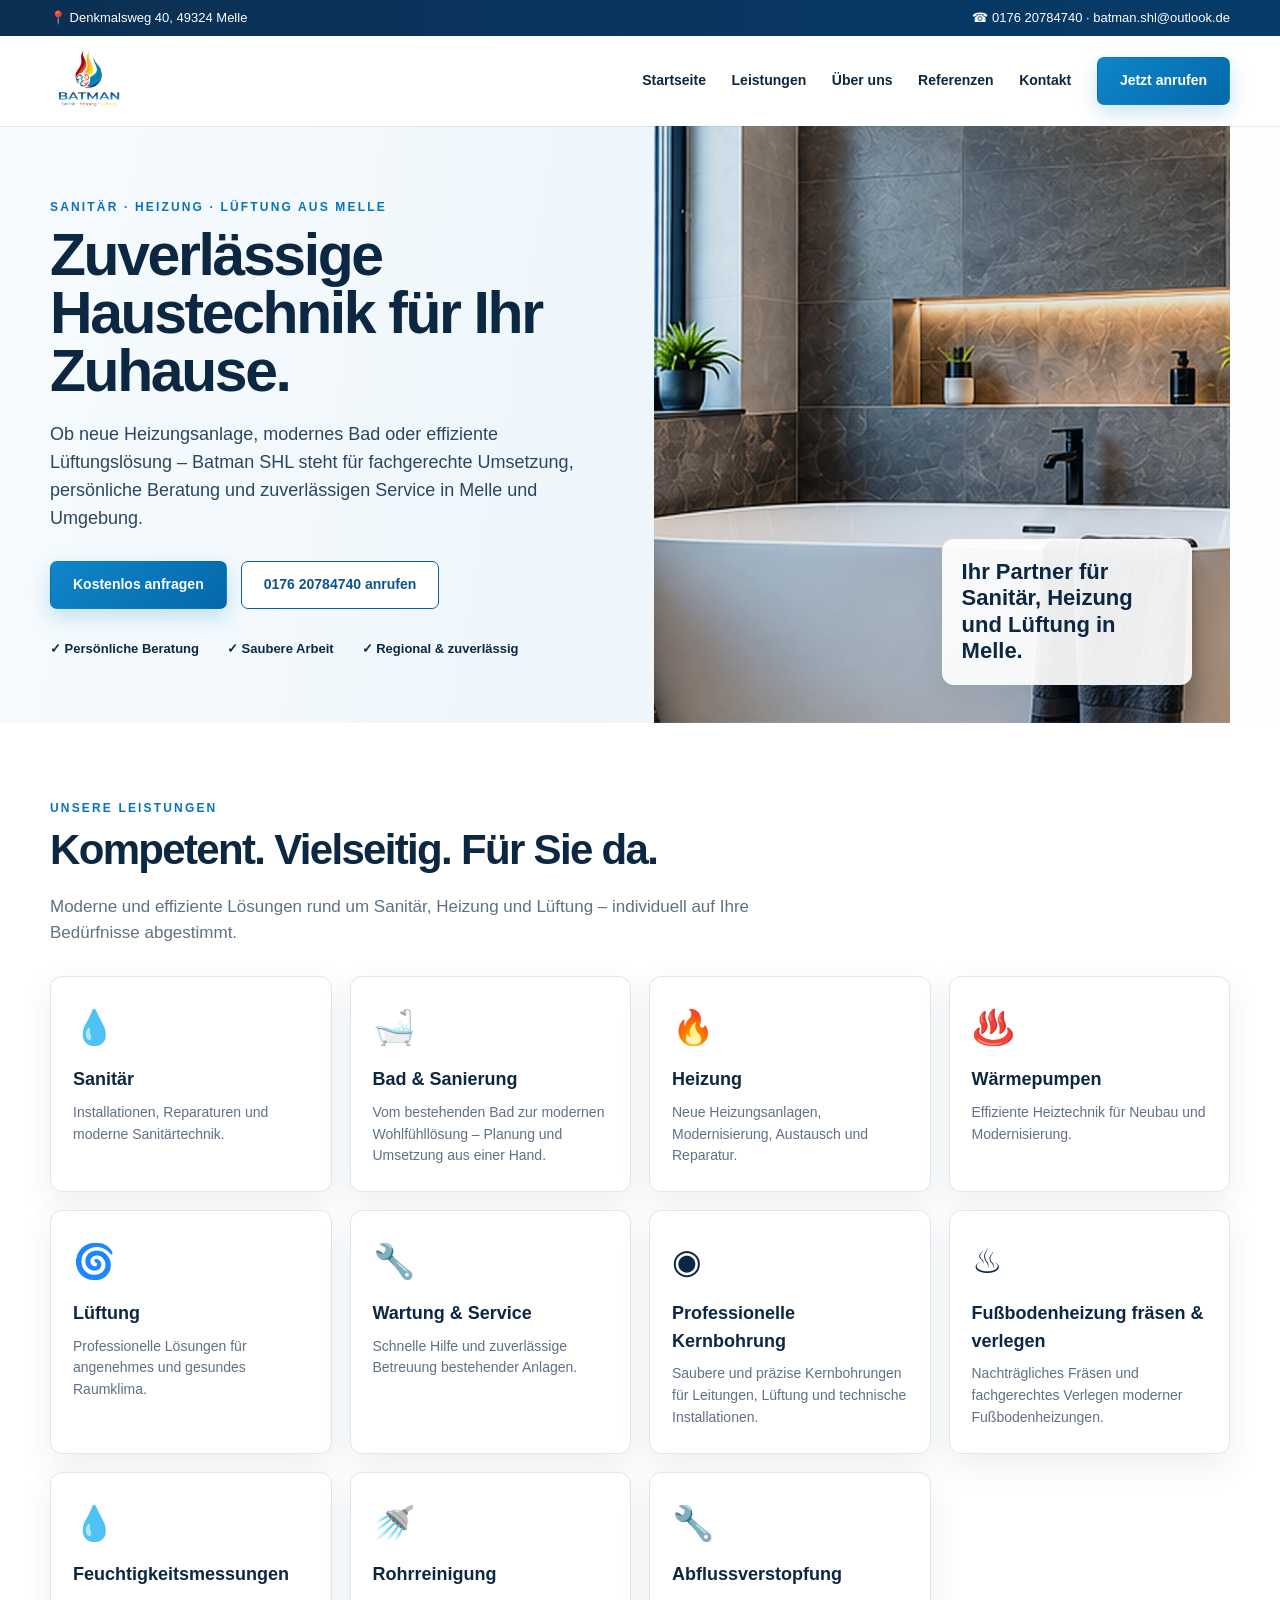
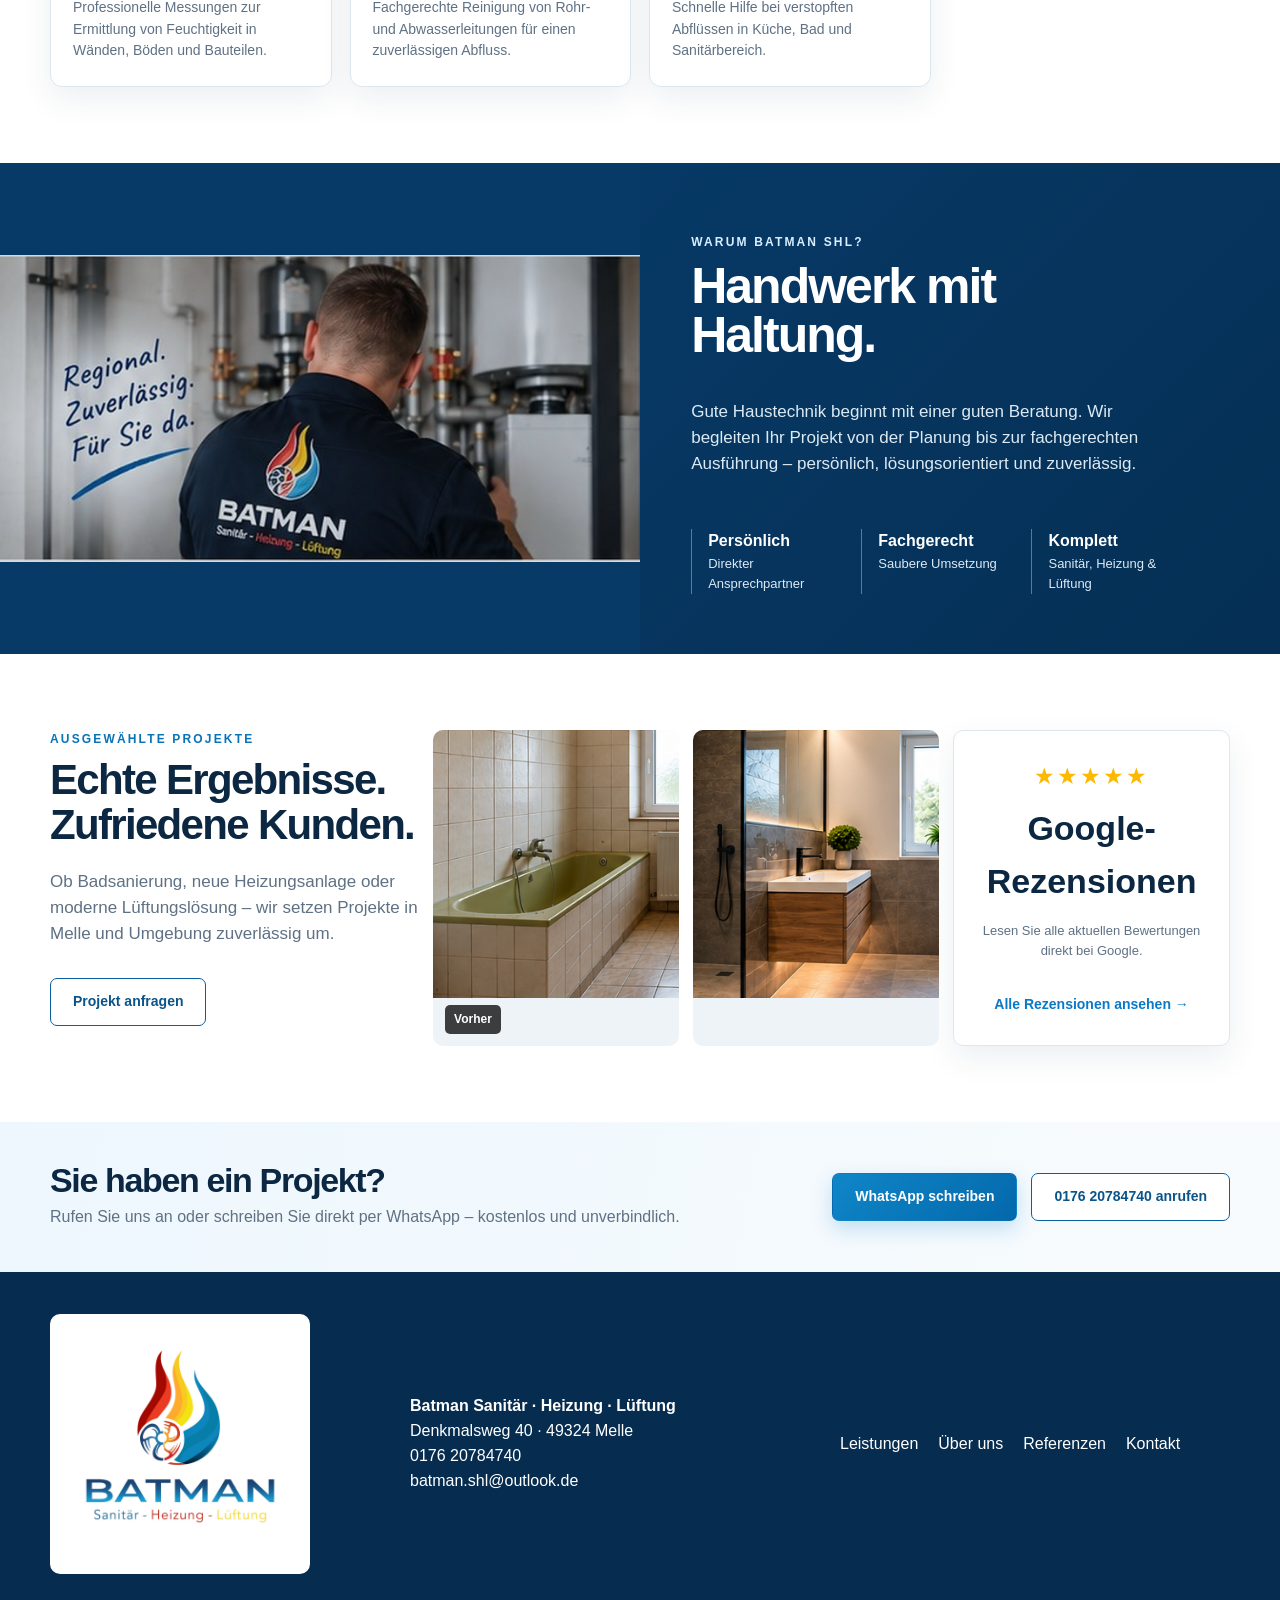
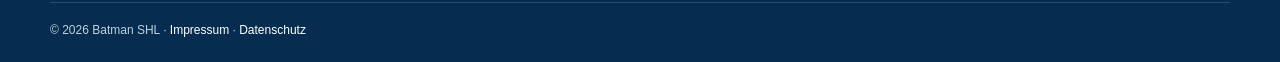
<file: index.html>
<!doctype html>
<html lang="de">
<head>
  <meta charset="utf-8">
  <meta name="viewport" content="width=device-width, initial-scale=1">
  <title>Batman SHL | Sanitär, Heizung & Lüftung in Melle</title>
  <meta name="description" content="Batman SHL in Melle: Sanitär, Badsanierung, Heizung, Wärmepumpen, Lüftung, Kernbohrung, Fußbodenheizung fräsen & verlegen, Feuchtigkeitsmessungen, Rohrreinigung, Abflussverstopfungen und Service.">
  <meta name="robots" content="index,follow">
  <link rel="canonical" href="https://batman-shl.de/">
  <meta property="og:type" content="website">
  <meta property="og:locale" content="de_DE">
  <meta property="og:title" content="Batman SHL | Sanitär, Heizung & Lüftung in Melle">
  <meta property="og:description" content="Zuverlässige Haustechnik in Melle: Sanitär, Heizung, Lüftung, Wärmepumpen und weitere SHL-Leistungen.">
  <meta property="og:url" content="https://batman-shl.de/">
  <meta property="og:image" content="https://batman-shl.de/logo.jpg">
  <link rel="icon" href="logo.jpg" type="image/jpeg">
  <link rel="stylesheet" href="styles.css">
  <script type="application/ld+json">
  {
    "@context":"https://schema.org",
    "@type":"Plumber",
    "name":"Batman Sanitär - Heizung - Lüftung",
    "url":"https://batman-shl.de/",
    "image":"https://batman-shl.de/logo.jpg",
    "telephone":"+49 176 20784740",
    "email":"batman.shl@outlook.de",
    "address":{"@type":"PostalAddress","streetAddress":"Denkmalsweg 40","postalCode":"49324","addressLocality":"Melle","addressCountry":"DE"},
    "areaServed":"Melle und Umgebung"
  }
  </script>
</head>
<body>
  <div class="topbar">
    <div class="container topbar-inner">
      <span>📍 Denkmalsweg 40, 49324 Melle</span>
      <div><a href="tel:+4917620784740">☎ 0176 20784740</a> · <a href="mailto:batman.shl@outlook.de">batman.shl@outlook.de</a></div>
    </div>
  </div>

  <header class="header" id="start">
    <div class="container nav-wrap">
      <a class="brand" href="#start" aria-label="Batman SHL Startseite">
        <img src="logo.jpg" alt="Batman Sanitär - Heizung - Lüftung">
      </a>
      <button class="menu-toggle" aria-label="Menü öffnen" aria-expanded="false">☰</button>
      <nav class="nav" aria-label="Hauptnavigation">
        <a href="#start">Startseite</a>
        <a href="#leistungen">Leistungen</a>
        <a href="#warum">Über uns</a>
        <a href="#referenzen">Referenzen</a>
        <a href="#kontakt">Kontakt</a>
      </nav>
      <a class="btn btn-primary nav-cta" href="tel:+4917620784740">Jetzt anrufen</a>
    </div>
  </header>

  <main>
    <section class="hero">
      <div class="container hero-grid">
        <div class="hero-copy">
          <div class="eyebrow">SANITÄR · HEIZUNG · LÜFTUNG AUS MELLE</div>
          <h1>Zuverlässige Haustechnik für Ihr Zuhause.</h1>
          <p>Ob neue Heizungsanlage, modernes Bad oder effiziente Lüftungslösung – Batman SHL steht für fachgerechte Umsetzung, persönliche Beratung und zuverlässigen Service in Melle und Umgebung.</p>
          <div class="actions">
            <a class="btn btn-primary" href="#kontakt">Kostenlos anfragen</a>
            <a class="btn btn-outline" href="tel:+4917620784740">0176 20784740 anrufen</a>
          </div>
          <div class="trust-row">
            <span>✓ Persönliche Beratung</span>
            <span>✓ Saubere Arbeit</span>
            <span>✓ Regional & zuverlässig</span>
          </div>
        </div>
        <div class="hero-media" role="img" aria-label="Modernes Badezimmer">
          <div class="hero-note">Ihr Partner für Sanitär, Heizung und Lüftung in Melle.</div>
        </div>
      </div>
    </section>

    <section class="section" id="leistungen">
      <div class="container">
        <div class="eyebrow">UNSERE LEISTUNGEN</div>
        <h2>Kompetent. Vielseitig. Für Sie da.</h2>
        <p class="section-intro">Moderne und effiziente Lösungen rund um Sanitär, Heizung und Lüftung – individuell auf Ihre Bedürfnisse abgestimmt.</p>
        <div class="services-grid">
          <article class="service-card"><div class="service-icon">💧</div><h3>Sanitär</h3><p>Installationen, Reparaturen und moderne Sanitärtechnik.</p></article>
          <article class="service-card"><div class="service-icon">🛁</div><h3>Bad & Sanierung</h3><p>Vom bestehenden Bad zur modernen Wohlfühllösung – Planung und Umsetzung aus einer Hand.</p></article>
          <article class="service-card"><div class="service-icon">🔥</div><h3>Heizung</h3><p>Neue Heizungsanlagen, Modernisierung, Austausch und Reparatur.</p></article>
          <article class="service-card"><div class="service-icon">♨️</div><h3>Wärmepumpen</h3><p>Effiziente Heiztechnik für Neubau und Modernisierung.</p></article>
          <article class="service-card"><div class="service-icon">🌀</div><h3>Lüftung</h3><p>Professionelle Lösungen für angenehmes und gesundes Raumklima.</p></article>
          <article class="service-card"><div class="service-icon">🔧</div><h3>Wartung & Service</h3><p>Schnelle Hilfe und zuverlässige Betreuung bestehender Anlagen.</p></article>
          <article class="service-card"><div class="service-icon">◉</div><h3>Professionelle Kernbohrung</h3><p>Saubere und präzise Kernbohrungen für Leitungen, Lüftung und technische Installationen.</p></article>
          <article class="service-card"><div class="service-icon">♨</div><h3>Fußbodenheizung fräsen & verlegen</h3><p>Nachträgliches Fräsen und fachgerechtes Verlegen moderner Fußbodenheizungen.</p></article>
          <article class="service-card"><div class="service-icon">💧</div><h3>Feuchtigkeitsmessungen</h3><p>Professionelle Messungen zur Ermittlung von Feuchtigkeit in Wänden, Böden und Bauteilen.</p></article>
          <article class="service-card"><div class="service-icon">🚿</div><h3>Rohrreinigung</h3><p>Fachgerechte Reinigung von Rohr- und Abwasserleitungen für einen zuverlässigen Abfluss.</p></article>
          <article class="service-card"><div class="service-icon">🔧</div><h3>Abflussverstopfung</h3><p>Schnelle Hilfe bei verstopften Abflüssen in Küche, Bad und Sanitärbereich.</p></article>
        </div>
      </div>
    </section>

    <section class="why" id="warum">
      <div class="why-photo"></div>
      <div class="why-copy">
        <div class="eyebrow light">WARUM BATMAN SHL?</div>
        <h2>Handwerk mit Haltung.</h2>
        <p>Gute Haustechnik beginnt mit einer guten Beratung. Wir begleiten Ihr Projekt von der Planung bis zur fachgerechten Ausführung – persönlich, lösungsorientiert und zuverlässig.</p>
        <div class="why-points">
          <div><strong>Persönlich</strong><span>Direkter Ansprechpartner</span></div>
          <div><strong>Fachgerecht</strong><span>Saubere Umsetzung</span></div>
          <div><strong>Komplett</strong><span>Sanitär, Heizung & Lüftung</span></div>
        </div>
      </div>
    </section>

    <section class="section" id="referenzen">
      <div class="container project-grid">
        <div>
          <div class="eyebrow">AUSGEWÄHLTE PROJEKTE</div>
          <h2>Echte Ergebnisse. Zufriedene Kunden.</h2>
          <p class="section-intro">Ob Badsanierung, neue Heizungsanlage oder moderne Lüftungslösung – wir setzen Projekte in Melle und Umgebung zuverlässig um.</p>
          <a class="btn btn-outline" href="#kontakt">Projekt anfragen</a>
        </div>
        <figure class="project-visual">
          <img src="./bad-vorher.jpg" alt="Badezimmer vor der Modernisierung" loading="eager" decoding="async">
          <figcaption>Vorher</figcaption>
        </figure>
        <figure class="project-visual after">
          <img src="./bad-nachher.jpg" alt="Modernisiertes Badezimmer" loading="eager" decoding="async">
        </figure>
        <a class="review-card review-link" href="https://search.google.com/local/reviews?placeid=ChIJ0_szRs0dukcRvrNKqOYcfrs&hl=de" target="_blank" rel="noopener noreferrer" aria-label="Alle Google-Rezensionen von Batman SHL ansehen">
          <div class="stars" aria-hidden="true">★★★★★</div>
          <strong>Google-Rezensionen</strong>
          <p>Lesen Sie alle aktuellen Bewertungen direkt bei Google.</p>
          <span class="review-cta">Alle Rezensionen ansehen →</span>
        </a>
      </div>
    </section>

    <section class="contact-band" id="kontakt">
      <div class="container contact-inner">
        <div>
          <h2>Sie haben ein Projekt?</h2>
          <p>Rufen Sie uns an oder schreiben Sie direkt per WhatsApp – kostenlos und unverbindlich.</p>
        </div>
        <div class="actions">
          <a class="btn btn-primary" href="https://wa.me/4917620784740" target="_blank" rel="noopener">WhatsApp schreiben</a>
          <a class="btn btn-outline light-btn" href="tel:+4917620784740">0176 20784740 anrufen</a>
        </div>
      </div>
    </section>
  </main>

  <footer class="footer">
    <div class="container footer-grid">
      <img src="logo.jpg" alt="Batman Sanitär - Heizung - Lüftung">
      <div>
        <strong>Batman Sanitär · Heizung · Lüftung</strong><br>
        Denkmalsweg 40 · 49324 Melle<br>
        <a href="tel:+4917620784740">0176 20784740</a><br>
        <a href="mailto:batman.shl@outlook.de">batman.shl@outlook.de</a>
      </div>
      <div class="footer-links">
        <a href="#leistungen">Leistungen</a>
        <a href="#warum">Über uns</a>
        <a href="#referenzen">Referenzen</a>
        <a href="#kontakt">Kontakt</a>
      </div>
    </div>
    <div class="container legal">© <span id="year"></span> Batman SHL · <a href="impressum.html">Impressum</a> · <a href="datenschutz.html">Datenschutz</a></div>
  </footer>

  <script src="script.js"></script>
</body>
</html>
</file>
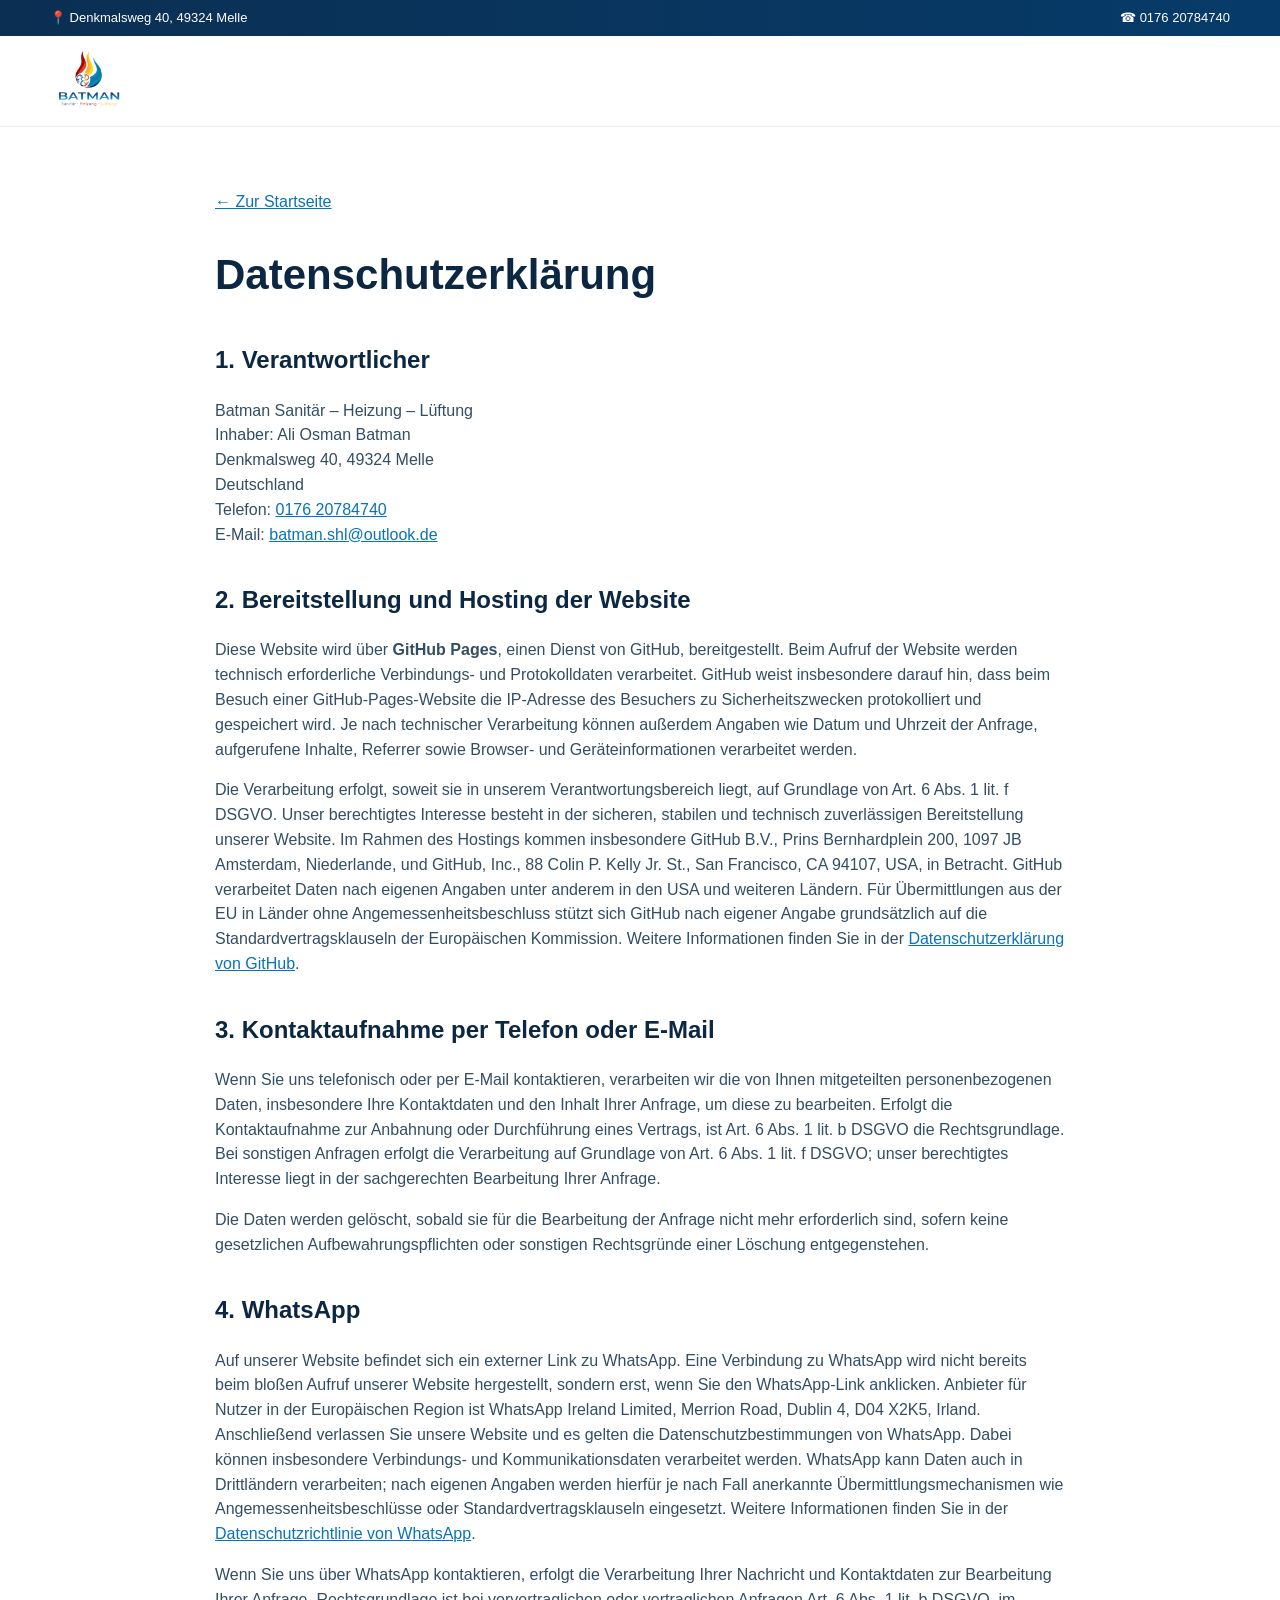
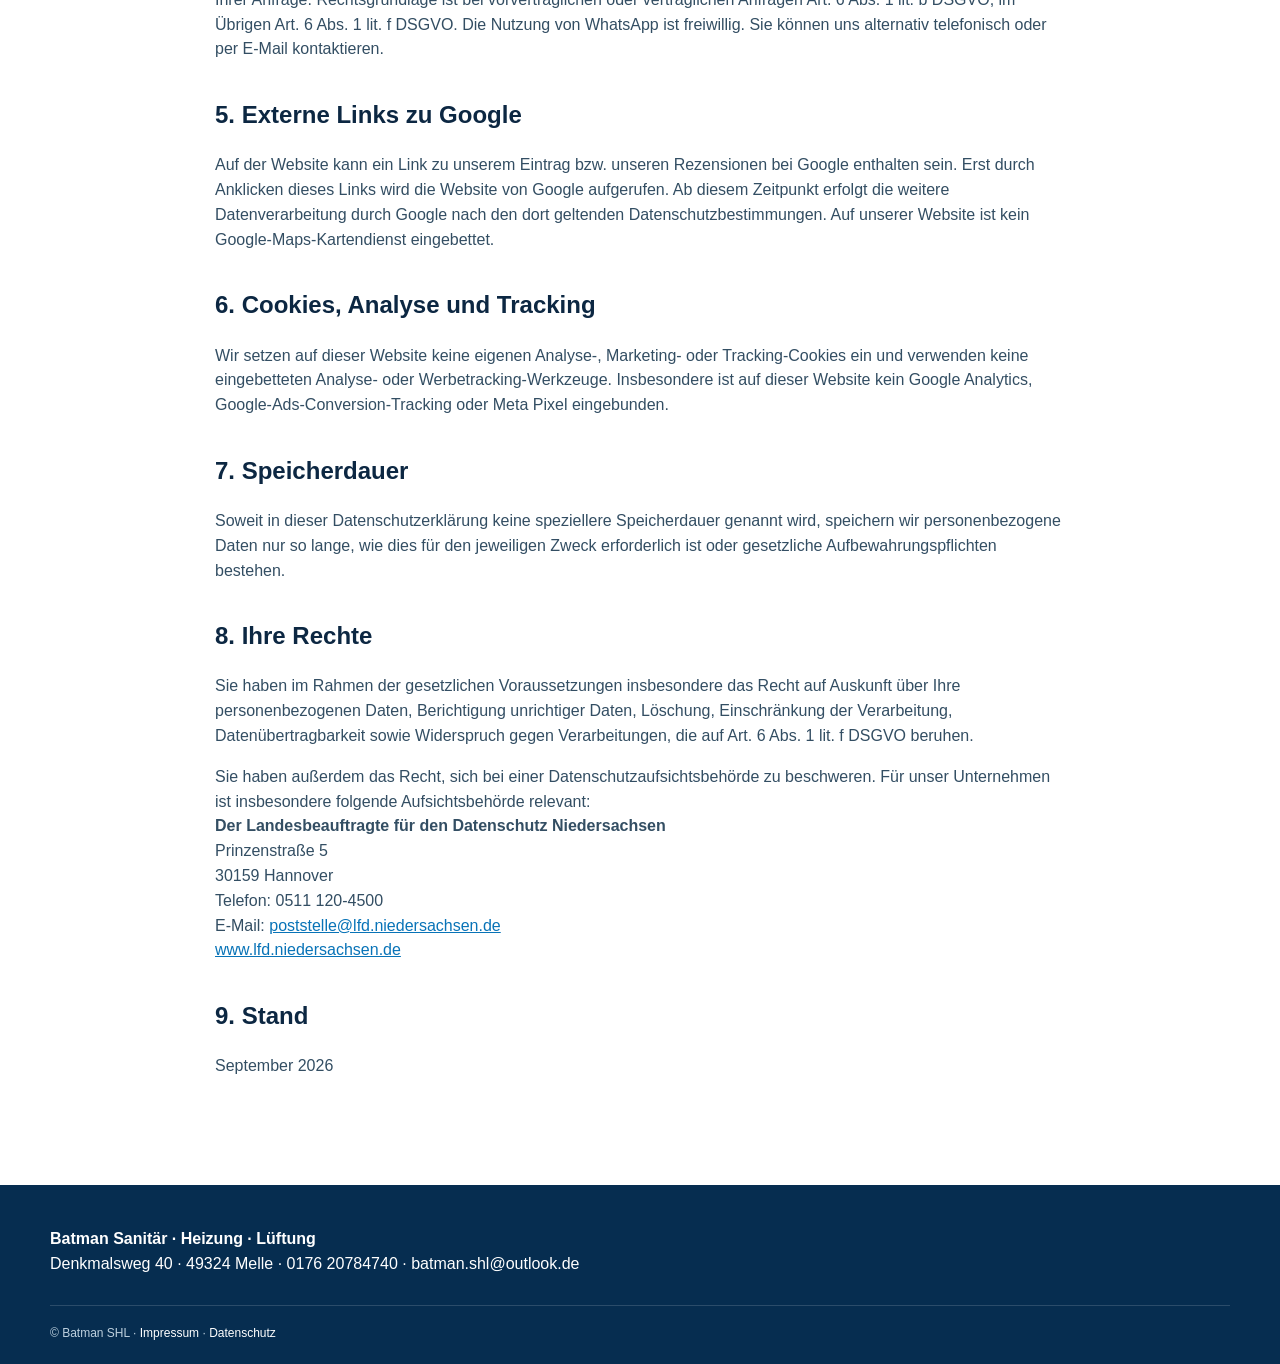
<file: datenschutz.html>
<!doctype html><html lang="de"><head><meta charset="utf-8"><meta name="viewport" content="width=device-width,initial-scale=1"><meta name="robots" content="index,follow"><link rel="icon" href="logo.jpg" type="image/jpeg"><link rel="stylesheet" href="styles.css"><title>Datenschutz | Batman SHL</title><style>.legal-page{padding:64px 0 90px;max-width:850px}.legal-page h1{font-size:42px;margin:0 0 28px}.legal-page h2{font-size:24px;margin-top:34px}.legal-page p,.legal-page li{color:#334e63}.legal-page a{color:#0873b7;text-decoration:underline}.legal-back{display:inline-block;margin-bottom:28px;color:#0873b7}</style></head><body><div class="topbar"><div class="container topbar-inner"><span>📍 Denkmalsweg 40, 49324 Melle</span><div><a href="tel:+4917620784740">☎ 0176 20784740</a></div></div></div><header class="header"><div class="container nav-wrap"><a class="brand" href="index.html"><img src="logo.jpg" alt="Batman Sanitär - Heizung - Lüftung"></a></div></header><main><div class="container legal-page"><a class="legal-back" href="index.html">← Zur Startseite</a><h1>Datenschutzerklärung</h1>
<h2>1. Verantwortlicher</h2><p>Batman Sanitär – Heizung – Lüftung<br>Inhaber: Ali Osman Batman<br>Denkmalsweg 40, 49324 Melle<br>Deutschland<br>Telefon: <a href="tel:+4917620784740">0176 20784740</a><br>E-Mail: <a href="mailto:batman.shl@outlook.de">batman.shl@outlook.de</a></p>
<h2>2. Bereitstellung und Hosting der Website</h2><p>Diese Website wird über <strong>GitHub Pages</strong>, einen Dienst von GitHub, bereitgestellt. Beim Aufruf der Website werden technisch erforderliche Verbindungs- und Protokolldaten verarbeitet. GitHub weist insbesondere darauf hin, dass beim Besuch einer GitHub-Pages-Website die IP-Adresse des Besuchers zu Sicherheitszwecken protokolliert und gespeichert wird. Je nach technischer Verarbeitung können außerdem Angaben wie Datum und Uhrzeit der Anfrage, aufgerufene Inhalte, Referrer sowie Browser- und Geräteinformationen verarbeitet werden.</p><p>Die Verarbeitung erfolgt, soweit sie in unserem Verantwortungsbereich liegt, auf Grundlage von Art. 6 Abs. 1 lit. f DSGVO. Unser berechtigtes Interesse besteht in der sicheren, stabilen und technisch zuverlässigen Bereitstellung unserer Website. Im Rahmen des Hostings kommen insbesondere GitHub B.V., Prins Bernhardplein 200, 1097 JB Amsterdam, Niederlande, und GitHub, Inc., 88 Colin P. Kelly Jr. St., San Francisco, CA 94107, USA, in Betracht. GitHub verarbeitet Daten nach eigenen Angaben unter anderem in den USA und weiteren Ländern. Für Übermittlungen aus der EU in Länder ohne Angemessenheitsbeschluss stützt sich GitHub nach eigener Angabe grundsätzlich auf die Standardvertragsklauseln der Europäischen Kommission. Weitere Informationen finden Sie in der <a href="https://docs.github.com/de/site-policy/privacy-policies/github-general-privacy-statement" target="_blank" rel="noopener">Datenschutzerklärung von GitHub</a>.</p>
<h2>3. Kontaktaufnahme per Telefon oder E-Mail</h2><p>Wenn Sie uns telefonisch oder per E-Mail kontaktieren, verarbeiten wir die von Ihnen mitgeteilten personenbezogenen Daten, insbesondere Ihre Kontaktdaten und den Inhalt Ihrer Anfrage, um diese zu bearbeiten. Erfolgt die Kontaktaufnahme zur Anbahnung oder Durchführung eines Vertrags, ist Art. 6 Abs. 1 lit. b DSGVO die Rechtsgrundlage. Bei sonstigen Anfragen erfolgt die Verarbeitung auf Grundlage von Art. 6 Abs. 1 lit. f DSGVO; unser berechtigtes Interesse liegt in der sachgerechten Bearbeitung Ihrer Anfrage.</p><p>Die Daten werden gelöscht, sobald sie für die Bearbeitung der Anfrage nicht mehr erforderlich sind, sofern keine gesetzlichen Aufbewahrungspflichten oder sonstigen Rechtsgründe einer Löschung entgegenstehen.</p>
<h2>4. WhatsApp</h2><p>Auf unserer Website befindet sich ein externer Link zu WhatsApp. Eine Verbindung zu WhatsApp wird nicht bereits beim bloßen Aufruf unserer Website hergestellt, sondern erst, wenn Sie den WhatsApp-Link anklicken. Anbieter für Nutzer in der Europäischen Region ist WhatsApp Ireland Limited, Merrion Road, Dublin 4, D04 X2K5, Irland. Anschließend verlassen Sie unsere Website und es gelten die Datenschutzbestimmungen von WhatsApp. Dabei können insbesondere Verbindungs- und Kommunikationsdaten verarbeitet werden. WhatsApp kann Daten auch in Drittländern verarbeiten; nach eigenen Angaben werden hierfür je nach Fall anerkannte Übermittlungsmechanismen wie Angemessenheitsbeschlüsse oder Standardvertragsklauseln eingesetzt. Weitere Informationen finden Sie in der <a href="https://www.whatsapp.com/legal/privacy-policy-eea?lang=de" target="_blank" rel="noopener">Datenschutzrichtlinie von WhatsApp</a>.</p><p>Wenn Sie uns über WhatsApp kontaktieren, erfolgt die Verarbeitung Ihrer Nachricht und Kontaktdaten zur Bearbeitung Ihrer Anfrage. Rechtsgrundlage ist bei vorvertraglichen oder vertraglichen Anfragen Art. 6 Abs. 1 lit. b DSGVO, im Übrigen Art. 6 Abs. 1 lit. f DSGVO. Die Nutzung von WhatsApp ist freiwillig. Sie können uns alternativ telefonisch oder per E-Mail kontaktieren.</p>
<h2>5. Externe Links zu Google</h2><p>Auf der Website kann ein Link zu unserem Eintrag bzw. unseren Rezensionen bei Google enthalten sein. Erst durch Anklicken dieses Links wird die Website von Google aufgerufen. Ab diesem Zeitpunkt erfolgt die weitere Datenverarbeitung durch Google nach den dort geltenden Datenschutzbestimmungen. Auf unserer Website ist kein Google-Maps-Kartendienst eingebettet.</p>
<h2>6. Cookies, Analyse und Tracking</h2><p>Wir setzen auf dieser Website keine eigenen Analyse-, Marketing- oder Tracking-Cookies ein und verwenden keine eingebetteten Analyse- oder Werbetracking-Werkzeuge. Insbesondere ist auf dieser Website kein Google Analytics, Google-Ads-Conversion-Tracking oder Meta Pixel eingebunden.</p>
<h2>7. Speicherdauer</h2><p>Soweit in dieser Datenschutzerklärung keine speziellere Speicherdauer genannt wird, speichern wir personenbezogene Daten nur so lange, wie dies für den jeweiligen Zweck erforderlich ist oder gesetzliche Aufbewahrungspflichten bestehen.</p>
<h2>8. Ihre Rechte</h2><p>Sie haben im Rahmen der gesetzlichen Voraussetzungen insbesondere das Recht auf Auskunft über Ihre personenbezogenen Daten, Berichtigung unrichtiger Daten, Löschung, Einschränkung der Verarbeitung, Datenübertragbarkeit sowie Widerspruch gegen Verarbeitungen, die auf Art. 6 Abs. 1 lit. f DSGVO beruhen.</p><p>Sie haben außerdem das Recht, sich bei einer Datenschutzaufsichtsbehörde zu beschweren. Für unser Unternehmen ist insbesondere folgende Aufsichtsbehörde relevant:<br><strong>Der Landesbeauftragte für den Datenschutz Niedersachsen</strong><br>Prinzenstraße 5<br>30159 Hannover<br>Telefon: 0511 120-4500<br>E-Mail: <a href="mailto:poststelle@lfd.niedersachsen.de">poststelle@lfd.niedersachsen.de</a><br><a href="https://www.lfd.niedersachsen.de/" target="_blank" rel="noopener">www.lfd.niedersachsen.de</a></p>
<h2>9. Stand</h2><p>September 2026</p></div></main><footer class="footer"><div class="container"><strong>Batman Sanitär · Heizung · Lüftung</strong><br>Denkmalsweg 40 · 49324 Melle · <a href="tel:+4917620784740">0176 20784740</a> · <a href="mailto:batman.shl@outlook.de">batman.shl@outlook.de</a><div class="legal">© Batman SHL · <a href="impressum.html">Impressum</a> · <a href="datenschutz.html">Datenschutz</a></div></div></footer></body></html>
</file>
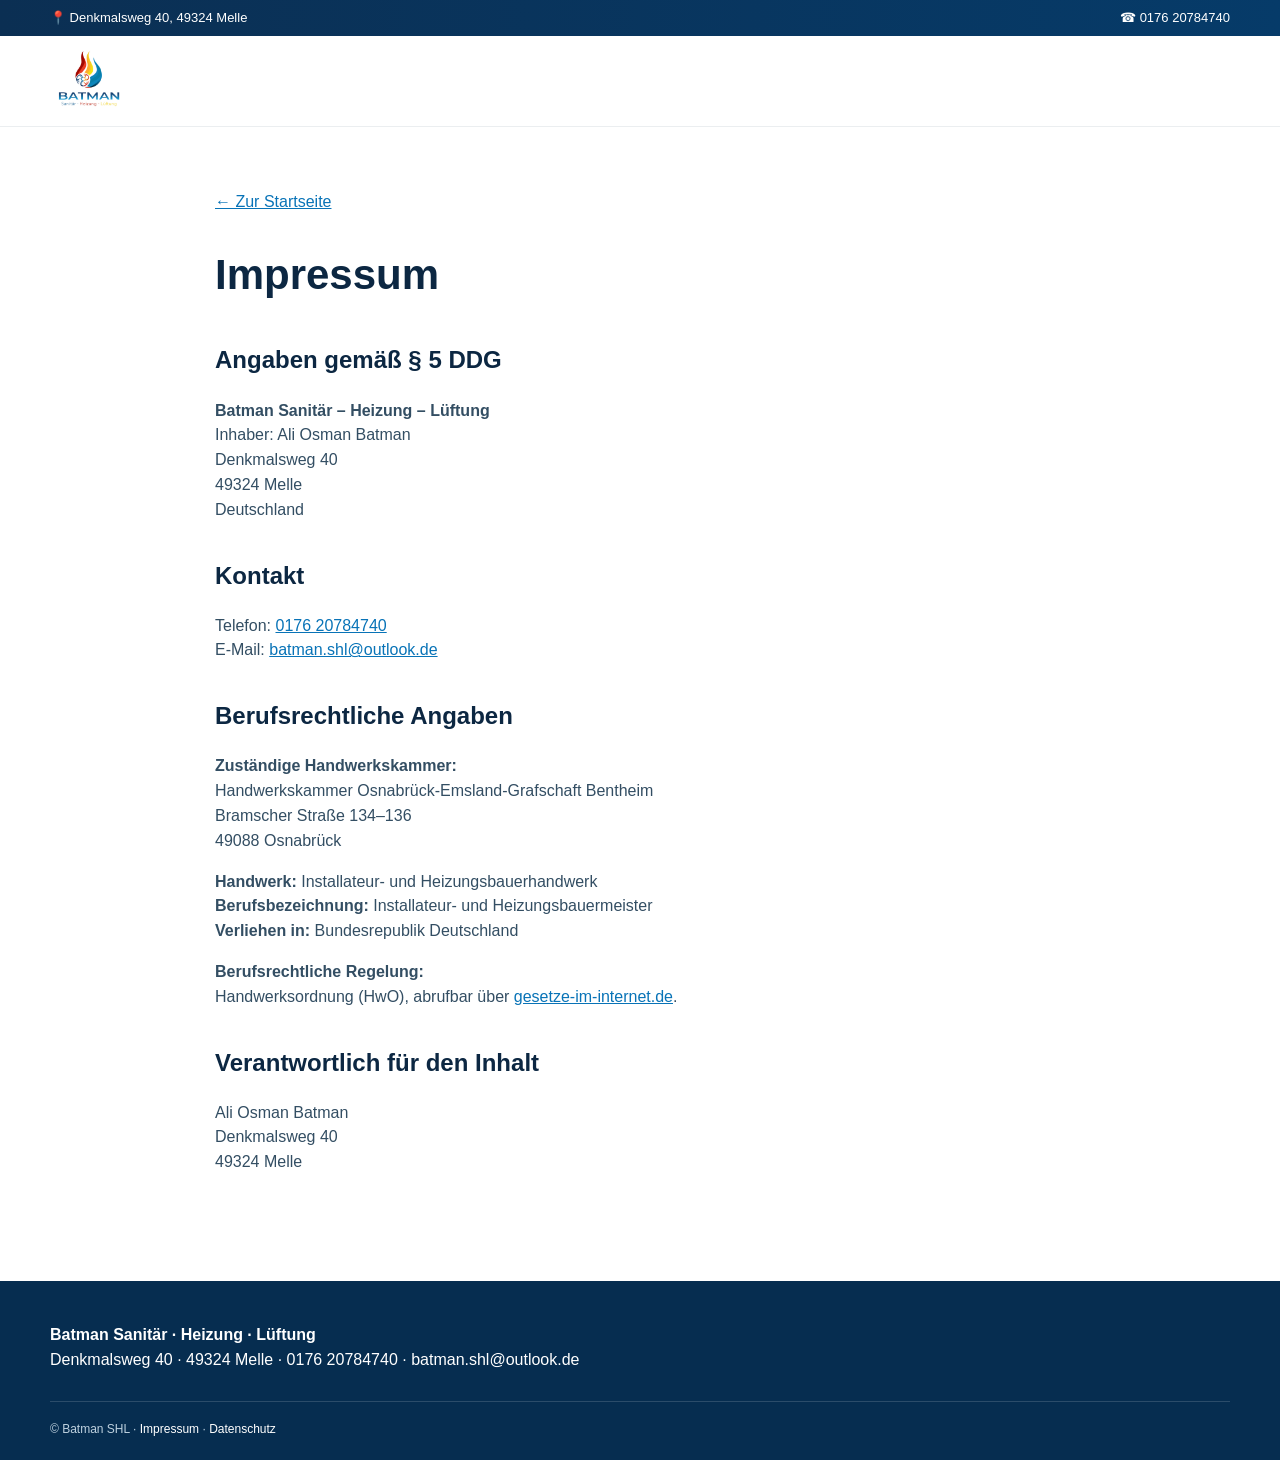
<file: impressum.html>
<!doctype html><html lang="de"><head><meta charset="utf-8"><meta name="viewport" content="width=device-width,initial-scale=1"><meta name="robots" content="index,follow"><link rel="icon" href="logo.jpg" type="image/jpeg"><link rel="stylesheet" href="styles.css"><title>Impressum | Batman SHL</title><style>.legal-page{padding:64px 0 90px;max-width:850px}.legal-page h1{font-size:42px;margin:0 0 28px}.legal-page h2{font-size:24px;margin-top:34px}.legal-page p,.legal-page li{color:#334e63}.legal-page a{color:#0873b7;text-decoration:underline}.legal-back{display:inline-block;margin-bottom:28px;color:#0873b7}</style></head><body><div class="topbar"><div class="container topbar-inner"><span>📍 Denkmalsweg 40, 49324 Melle</span><div><a href="tel:+4917620784740">☎ 0176 20784740</a></div></div></div><header class="header"><div class="container nav-wrap"><a class="brand" href="index.html"><img src="logo.jpg" alt="Batman Sanitär - Heizung - Lüftung"></a></div></header><main><div class="container legal-page"><a class="legal-back" href="index.html">← Zur Startseite</a><h1>Impressum</h1><h2>Angaben gemäß § 5 DDG</h2><p><strong>Batman Sanitär – Heizung – Lüftung</strong><br>Inhaber: Ali Osman Batman<br>Denkmalsweg 40<br>49324 Melle<br>Deutschland</p><h2>Kontakt</h2><p>Telefon: <a href="tel:+4917620784740">0176 20784740</a><br>E-Mail: <a href="mailto:batman.shl@outlook.de">batman.shl@outlook.de</a></p><h2>Berufsrechtliche Angaben</h2><p><strong>Zuständige Handwerkskammer:</strong><br>Handwerkskammer Osnabrück-Emsland-Grafschaft Bentheim<br>Bramscher Straße 134–136<br>49088 Osnabrück</p><p><strong>Handwerk:</strong> Installateur- und Heizungsbauerhandwerk<br><strong>Berufsbezeichnung:</strong> Installateur- und Heizungsbauermeister<br><strong>Verliehen in:</strong> Bundesrepublik Deutschland</p><p><strong>Berufsrechtliche Regelung:</strong><br>Handwerksordnung (HwO), abrufbar über <a href="https://www.gesetze-im-internet.de/hwo/" target="_blank" rel="noopener">gesetze-im-internet.de</a>.</p><h2>Verantwortlich für den Inhalt</h2><p>Ali Osman Batman<br>Denkmalsweg 40<br>49324 Melle</p></div></main><footer class="footer"><div class="container"><strong>Batman Sanitär · Heizung · Lüftung</strong><br>Denkmalsweg 40 · 49324 Melle · <a href="tel:+4917620784740">0176 20784740</a> · <a href="mailto:batman.shl@outlook.de">batman.shl@outlook.de</a><div class="legal">© Batman SHL · <a href="impressum.html">Impressum</a> · <a href="datenschutz.html">Datenschutz</a></div></div></footer></body></html>
</file>
<file: styles.css>
:root{--navy:#063b69;--navy2:#0b2f53;--blue:#0f86c8;--red:#d52b1e;--yellow:#ffc928;--ink:#0c2742;--muted:#5f7184;--soft:#f4f8fb;--line:#dce7ef;--white:#fff;--shadow:0 12px 32px rgba(7,45,78,.08)}
*{box-sizing:border-box}
html{scroll-behavior:smooth;-webkit-text-size-adjust:100%}
body{margin:0;font-family:Arial,Helvetica,sans-serif;color:var(--ink);background:#fff;line-height:1.55;overflow-x:hidden}
img{max-width:100%;height:auto}
a{color:inherit;text-decoration:none}
.container{width:min(1180px,calc(100% - clamp(24px,4vw,48px)));margin-inline:auto}
.topbar{background:linear-gradient(90deg,var(--navy2),var(--navy));color:#fff;font-size:13px}
.topbar-inner{min-height:36px;display:flex;align-items:center;justify-content:space-between;gap:16px;flex-wrap:wrap;padding:6px 0}
.topbar a{color:#fff}
.header{background:#fff;position:sticky;top:0;z-index:20;box-shadow:0 1px 0 rgba(12,39,66,.08)}
.nav-wrap{min-height:clamp(72px,7vw,92px);display:flex;align-items:center;gap:clamp(14px,2vw,28px)}
.brand{display:flex;align-items:center;min-width:0;flex:0 1 auto}
.brand img{display:block;width:clamp(190px,22vw,280px);max-height:78px;object-fit:contain;object-position:left center}
.nav{margin-left:auto;display:flex;gap:clamp(14px,2vw,28px);align-items:center;font-size:14px;font-weight:600;white-space:nowrap}
.nav a:hover{color:var(--blue)}
.menu-toggle{display:none;background:none;border:0;font-size:28px;color:var(--blue);cursor:pointer}
.btn{display:inline-flex;align-items:center;justify-content:center;min-height:48px;padding:0 clamp(16px,2vw,22px);border-radius:7px;font-weight:700;font-size:14px;border:1px solid transparent;transition:.2s;text-align:center}
.btn-primary{background:linear-gradient(135deg,var(--blue),#0468ab);color:#fff;box-shadow:0 8px 20px rgba(15,134,200,.22)}
.btn-primary:hover{transform:translateY(-1px)}
.btn-outline{border-color:#0b5f9f;color:#0a548a;background:#fff}
.hero{background:linear-gradient(100deg,#f7fbfe 0%,#eef6fb 50%,#fff 100%)}
.hero-grid{display:grid;grid-template-columns:minmax(0,1.05fr) minmax(0,1fr);align-items:stretch}
.hero-copy{padding:clamp(48px,6vw,72px) clamp(24px,4vw,52px) clamp(44px,5vw,64px) 0;display:flex;flex-direction:column;justify-content:center;min-width:0}
.eyebrow{letter-spacing:.18em;font-size:12px;font-weight:800;color:#0873b7;margin-bottom:10px}
.hero h1,.section h2,.why h2,.contact-band h2{font-size:clamp(36px,4.6vw,64px);line-height:.98;letter-spacing:-.04em;margin:0 0 22px;overflow-wrap:anywhere}
.hero p{font-size:clamp(16px,1.5vw,18px);max-width:670px;margin:0 0 28px;color:#2b4660}
.actions{display:flex;gap:14px;flex-wrap:wrap}
.trust-row{display:flex;gap:14px 28px;flex-wrap:wrap;margin-top:30px;font-size:13px;font-weight:600}
.trust-row span{white-space:normal}
.hero-media{min-height:clamp(420px,45vw,560px);background:linear-gradient(rgba(4,45,76,.10),rgba(4,45,76,.10)),url('hero-bad.jpg') center/cover no-repeat;position:relative}
.hero-note{position:absolute;right:clamp(18px,3vw,40px);bottom:clamp(18px,3vw,44px);max-width:min(250px,70%);background:rgba(255,255,255,.92);padding:clamp(14px,2vw,20px);border-radius:12px;font-size:clamp(17px,2vw,22px);font-weight:700;line-height:1.2;box-shadow:var(--shadow)}
.section{padding:clamp(54px,6vw,76px) 0}
.section h2{font-size:clamp(34px,4vw,42px);line-height:1.05}
.section-intro{max-width:760px;color:var(--muted);margin:0 0 30px;font-size:clamp(15px,1.4vw,17px)}
.services-grid{display:grid;grid-template-columns:repeat(auto-fit,minmax(min(240px,100%),1fr));gap:18px}
.service-card{border:1px solid var(--line);border-radius:12px;padding:24px 22px;background:#fff;min-height:205px;box-shadow:var(--shadow)}
.service-card h3{margin:12px 0 8px;font-size:18px}.service-card p{margin:0;color:var(--muted);font-size:14px}.service-icon{font-size:34px}
.why{display:grid;grid-template-columns:minmax(0,1fr) minmax(0,1fr);background:linear-gradient(135deg,#083f70,#052f54);color:#fff}
.why-photo{min-height:clamp(380px,40vw,470px);background:linear-gradient(rgba(4,28,48,.15),rgba(4,28,48,.15)),url('mitarbeiter.jpg') center/cover no-repeat}
.why-copy{padding:clamp(48px,6vw,70px) clamp(24px,8vw,110px) clamp(46px,5vw,60px) clamp(28px,4vw,55px);display:flex;flex-direction:column;justify-content:center;min-width:0}
.why h2{font-size:clamp(38px,4vw,50px)}.why p{font-size:clamp(15px,1.4vw,17px);max-width:680px;color:#dceaf4}.light{color:#d9efff}
.why-points{display:grid;grid-template-columns:repeat(3,minmax(0,1fr));gap:clamp(14px,2vw,24px);margin-top:34px}.why-points div{border-left:1px solid rgba(255,255,255,.35);padding-left:16px}.why-points strong,.why-points span{display:block}.why-points span{font-size:13px;color:#dceaf4}
.project-grid{display:grid;grid-template-columns:minmax(260px,1.2fr) repeat(2,minmax(190px,.8fr)) minmax(230px,.9fr);gap:14px;align-items:stretch}
.project-grid>div:first-child{min-width:0}
.project-visual{min-height:0;aspect-ratio:4/5;border-radius:10px;position:relative;overflow:hidden;margin:0;background:#eef3f7}.project-visual img{display:block;width:100%;height:100%;object-fit:cover;object-position:center}.project-visual figcaption{position:absolute;left:12px;bottom:12px;background:#111c;color:#fff;padding:5px 9px;border-radius:5px;font-size:12px;font-weight:700;z-index:1}
.review-card{border:1px solid var(--line);border-radius:10px;padding:28px 22px;text-align:center;box-shadow:var(--shadow);min-width:0}.review-link{display:block;color:inherit;text-decoration:none;transition:transform .18s ease,box-shadow .18s ease,border-color .18s ease;cursor:pointer}.review-link:hover,.review-link:focus-visible{transform:translateY(-2px);box-shadow:0 14px 34px rgba(8,44,77,.14);border-color:#8fc5e8;outline:none}.stars{color:#ffb800;font-size:23px;letter-spacing:2px}.review-card strong{display:block;font-size:34px;margin-top:8px}.review-card p{color:var(--muted);font-size:13px}.review-card blockquote{font-style:italic;margin:20px 0 0;color:#445c71}.review-cta{display:inline-block;margin-top:20px;font-weight:700;color:#0a79c8;font-size:14px}
.contact-band{background:linear-gradient(100deg,#edf7fd,#f8fbfd);padding:42px 0}.contact-inner{display:flex;align-items:center;justify-content:space-between;gap:30px}.contact-band h2{font-size:clamp(30px,3vw,34px);margin-bottom:8px}.contact-band p{margin:0;color:var(--muted)}
.footer{background:#062d50;color:#fff;padding:42px 0 22px}.footer-grid{display:grid;grid-template-columns:minmax(220px,320px) minmax(220px,1fr) minmax(220px,1fr);gap:40px;align-items:center}.footer img{width:min(260px,100%);background:#fff;border-radius:10px;padding:8px}.footer a{color:#fff}.footer-links{display:flex;gap:20px;flex-wrap:wrap}.legal{margin-top:28px;padding-top:18px;border-top:1px solid rgba(255,255,255,.15);font-size:12px;color:#bed1df}.light-btn{background:#fff}

/* Tablet / kleinere Desktopfenster */
@media(max-width:1100px){
  .nav{gap:16px}.nav-cta{display:none}
  .hero-grid{grid-template-columns:minmax(0,1fr) minmax(360px,.9fr)}
  .project-grid{grid-template-columns:1fr 1fr 1fr}.project-grid>div:first-child{grid-column:1/-1}.review-card{grid-column:1/-1}
  .footer-grid{grid-template-columns:1fr 1fr}.footer-links{grid-column:1/-1}
}

/* Tablet / schmales Browserfenster */
@media(max-width:900px){
  .nav{position:absolute;top:100%;left:0;right:0;background:#fff;padding:20px;box-shadow:var(--shadow);display:none;flex-direction:column;align-items:flex-start;white-space:normal}.nav.open{display:flex}.menu-toggle{display:block;margin-left:auto}.nav-cta{display:none}
  .hero-grid{grid-template-columns:1fr}.hero-copy{padding-right:0}.hero-media{min-height:clamp(320px,55vw,460px)}
  .why{grid-template-columns:1fr}.why-photo{min-height:clamp(300px,55vw,440px)}
  .why-points{grid-template-columns:repeat(3,minmax(0,1fr))}
  .project-grid{grid-template-columns:repeat(2,minmax(0,1fr))}.project-grid>div:first-child{grid-column:1/-1}.review-card{grid-column:1/-1}.project-visual{aspect-ratio:4/3}
  .contact-inner{align-items:flex-start;flex-direction:column}
  .footer-grid{grid-template-columns:1fr 1fr}
}

/* Smartphone */
@media(max-width:640px){
  .container{width:min(100% - 24px,1180px)}
  .topbar-inner{align-items:flex-start;flex-direction:column;gap:4px}
  .nav-wrap{min-height:72px;gap:12px}.brand{max-width:78%}.brand img{width:min(190px,100%);max-height:58px}.menu-toggle{font-size:30px;line-height:1;padding:8px}
  .hero-copy{padding:38px 0 34px}.hero h1{font-size:clamp(38px,11vw,46px);line-height:1.04}.hero p{font-size:17px;line-height:1.55}.actions{width:100%}.actions .btn{width:100%}.trust-row{gap:12px 20px;margin-top:24px}
  .hero-media{min-height:285px;background-position:center}.hero-note{right:14px;bottom:14px;max-width:205px;padding:15px 16px;font-size:17px}
  .section{padding:54px 0}.section h2{font-size:clamp(34px,10vw,40px)}.section-intro{font-size:16px;line-height:1.55}.services-grid{grid-template-columns:1fr;gap:14px}.service-card{min-height:0;padding:22px 20px}.service-card h3{font-size:21px}.service-card p{font-size:16px;line-height:1.5}.service-icon{font-size:32px}
  .why-photo{min-height:280px;background-position:center 35%}.why-copy{padding:44px 22px 48px}.why h2{font-size:40px}.why p{font-size:16px}.why-points{grid-template-columns:1fr;gap:18px;margin-top:26px}
  .project-grid{grid-template-columns:1fr;gap:16px}.project-grid>*{grid-column:1!important}.project-visual{aspect-ratio:4/3;min-height:0}.review-card{padding:24px 18px}
  .contact-band{padding:36px 0}.contact-band h2{font-size:32px}.footer{padding:34px 0 18px}.footer-grid{grid-template-columns:1fr;gap:24px}.footer img{width:200px;max-height:200px;object-fit:contain;background:#fff}
}

/* Sehr kleine Displays */
@media(max-width:380px){
  .brand img{width:165px}.hero h1{font-size:36px}.hero-note{max-width:180px;font-size:15px}.btn{font-size:13px;padding-inline:14px}
}


/* Bilddarstellung: Originalproportionen erhalten */
.project-visual{
  aspect-ratio:auto;
  min-height:0;
  background:#eef3f7;
  display:flex;
  flex-direction:column;
}
.project-visual img{
  display:block;
  width:100%;
  height:auto;
  max-height:none;
  object-fit:contain;
  object-position:center;
}
.project-visual figcaption{
  position:absolute;
}

/* Mitarbeiterfoto: weniger aggressiver Zuschnitt */
.why-photo{
  background-size:contain;
  background-position:center;
  background-repeat:no-repeat;
  background-color:#083f70;
}

/* Hero: Motiv auf kleinen Displays vollständiger zeigen */
@media(max-width:900px){
  .hero-media{
    background-size:contain;
    background-position:center;
    background-repeat:no-repeat;
    background-color:#eef6fb;
  }
  .project-visual{aspect-ratio:auto;}
}
@media(max-width:640px){
  .project-visual{aspect-ratio:auto;}
  .project-visual img{width:100%;height:auto;object-fit:contain;}
  .why-photo{background-size:contain;background-position:center;}
  .hero-media{background-size:contain;background-position:center;}
}
</file>
